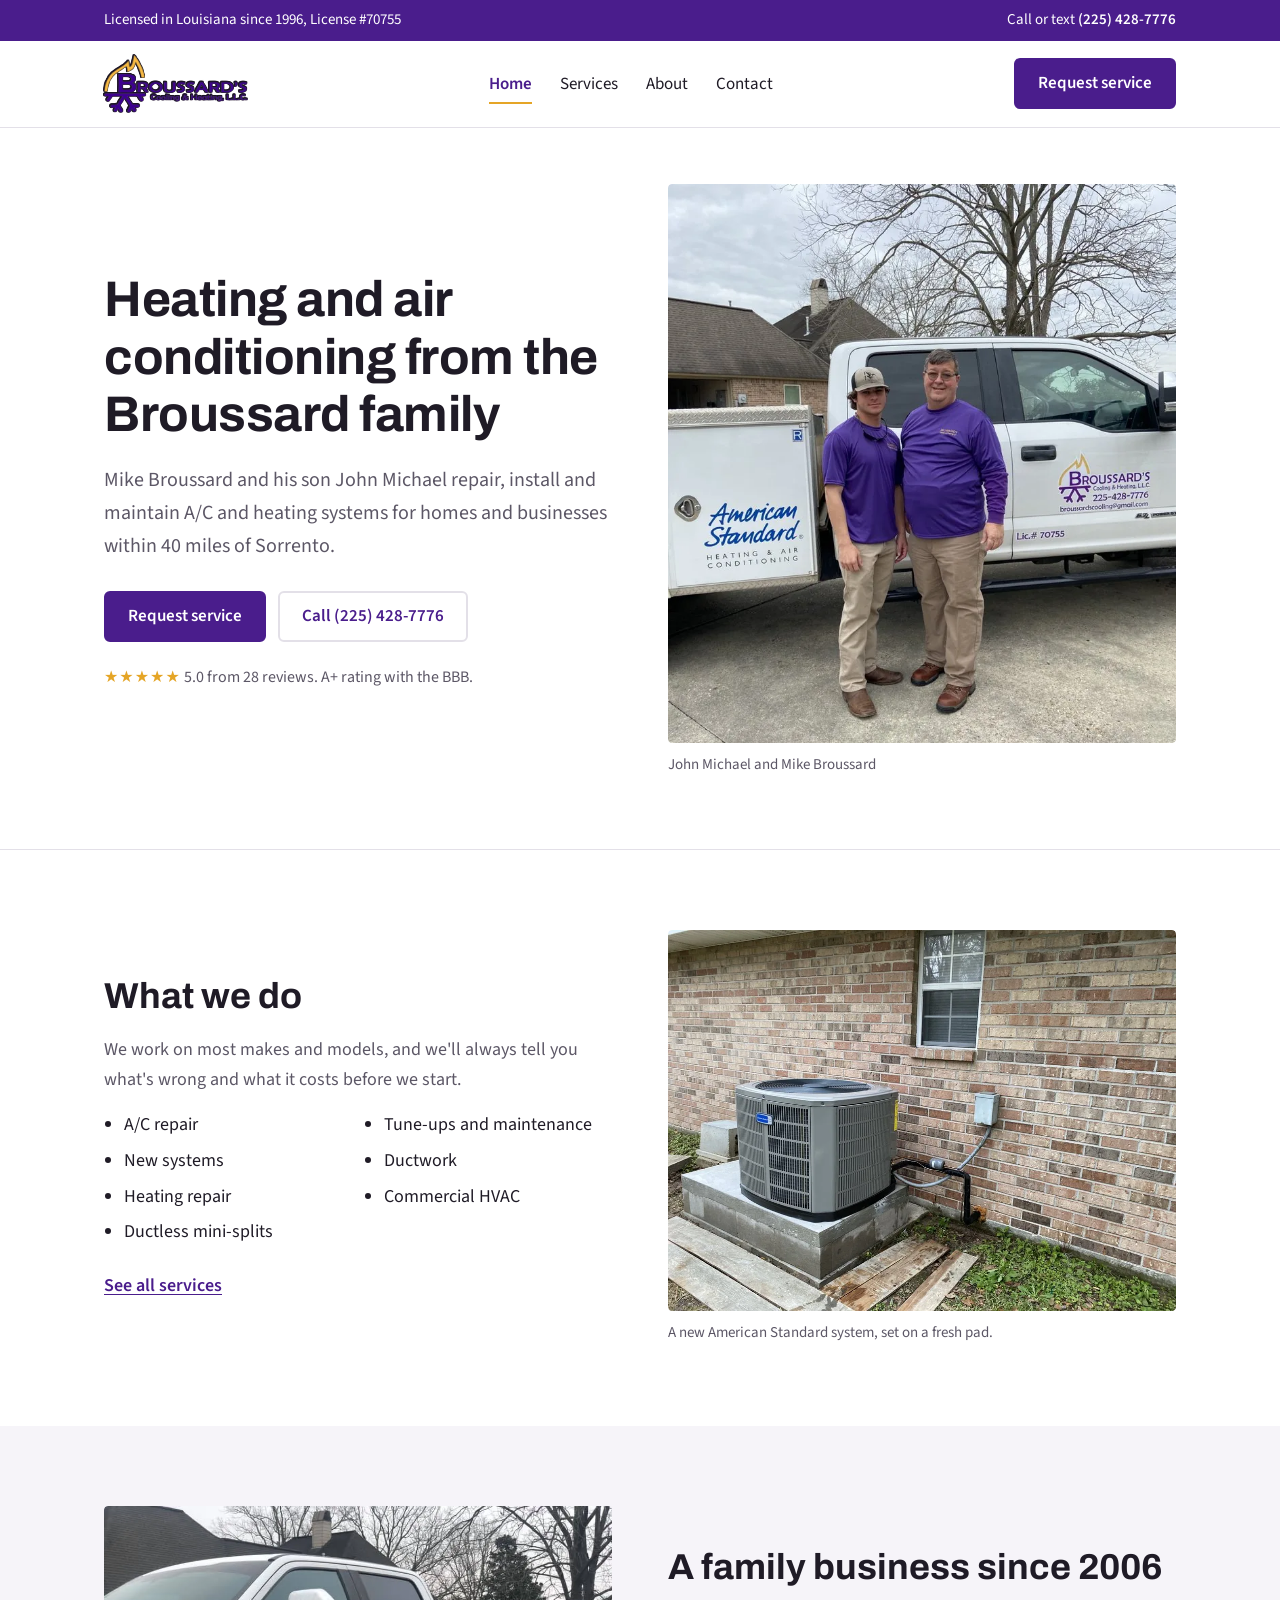
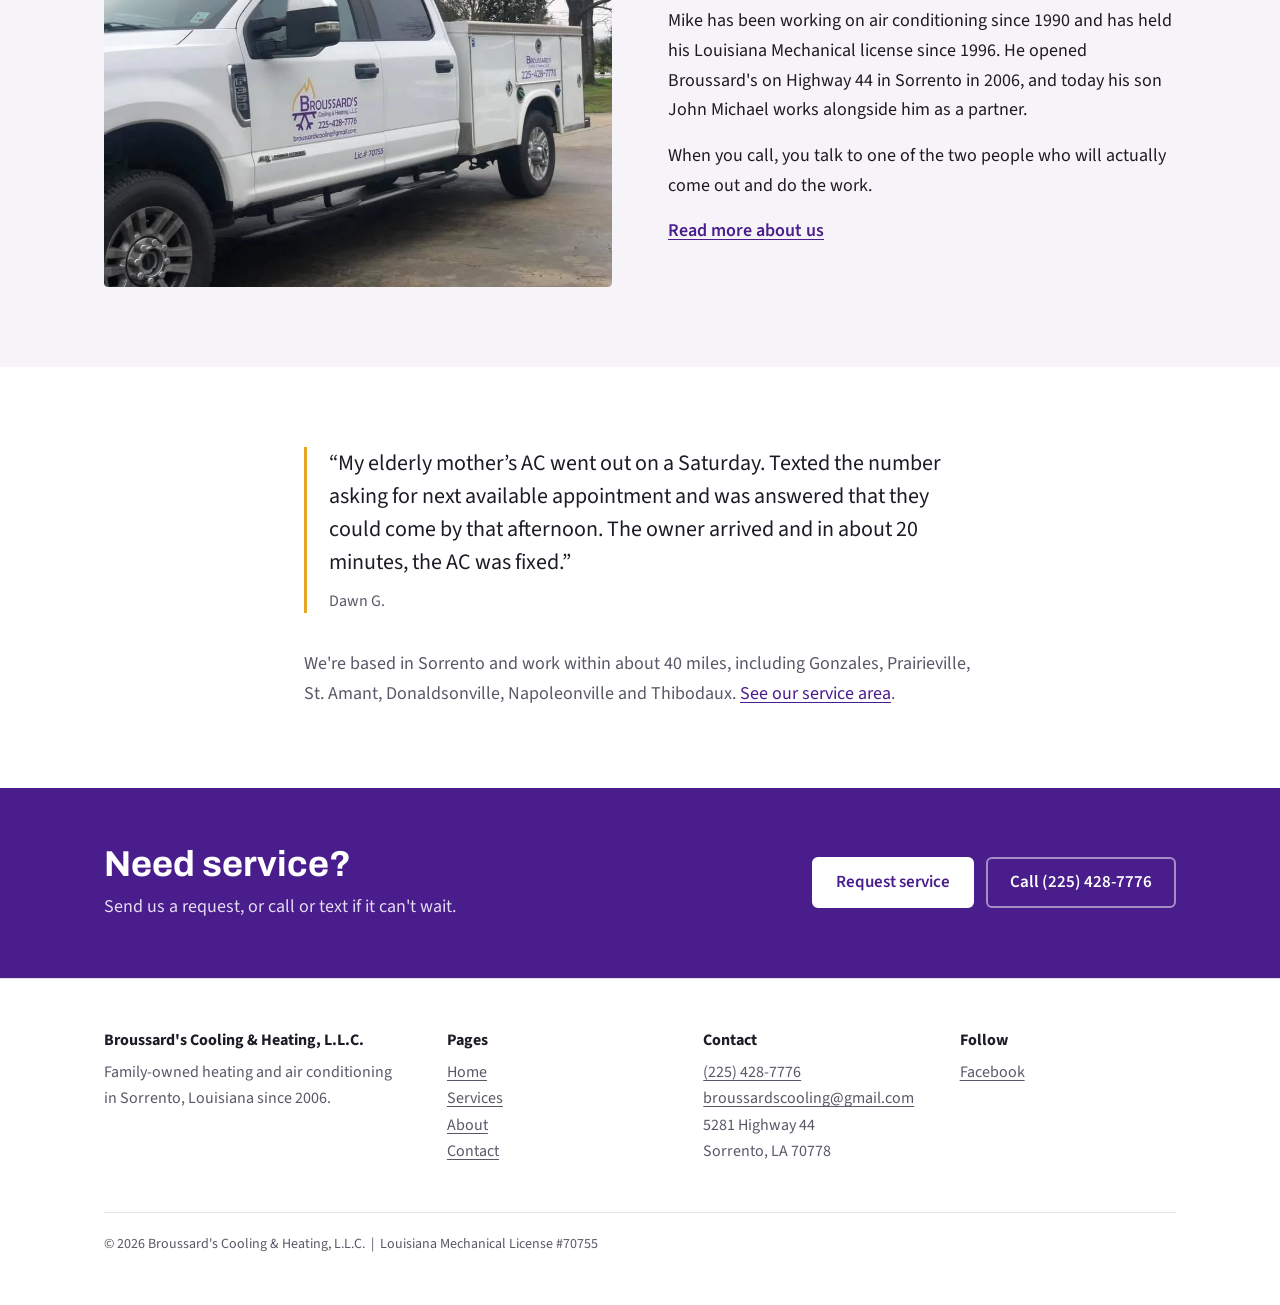
<file: index.html>
﻿<!doctype html>
<html lang="en">
<head>
<meta charset="utf-8">
<meta name="viewport" content="width=device-width, initial-scale=1">
<title>Broussard's Cooling &amp; Heating | A/C &amp; Heating in Sorrento, LA</title>
<meta name="description" content="Family-owned A/C and heating repair, installation and maintenance in Sorrento, Gonzales and within 40 miles. Louisiana Mechanical License #70755. Call (225) 428-7776.">
<meta name="theme-color" content="#4a1d8c">
<meta property="og:title" content="Broussard's Cooling & Heating, L.L.C.">
<meta property="og:description" content="Family-owned A/C and heating in Sorrento, LA. Call (225) 428-7776.">
<meta property="og:image" content="img/owners-truck.jpg">
<link rel="icon" href="img/logo.png">
<link rel="preconnect" href="https://fonts.googleapis.com">
<link rel="preconnect" href="https://fonts.gstatic.com" crossorigin>
<link href="https://fonts.googleapis.com/css2?family=Archivo:wght@600;700&family=Source+Sans+3:wght@400;600;700&display=swap" rel="stylesheet">
<link rel="stylesheet" href="styles.css">
<script type="application/ld+json">
{
  "@context": "https://schema.org",
  "@type": "HVACBusiness",
  "name": "Broussard's Cooling & Heating, L.L.C.",
  "image": "img/owners-truck.jpg",
  "telephone": "+1-225-428-7776",
  "email": "broussardscooling@gmail.com",
  "address": {"@type": "PostalAddress","streetAddress": "5281 Highway 44","addressLocality": "Sorrento","addressRegion": "LA","postalCode": "70778","addressCountry": "US"},
  "areaServed": ["Sorrento","Gonzales","Prairieville","St. Amant","Donaldsonville","Napoleonville","Geismar","Port Vincent","Thibodaux","Baton Rouge"],
  "foundingDate": "2006-08-01",
  "founder": {"@type": "Person","name": "Michael J. Broussard"},
  "aggregateRating": {"@type": "AggregateRating","ratingValue": "5.0","reviewCount": "28"}
}
</script>
</head>
<body>

<div class="topbar"><div class="wrap">
  <span class="lic">Licensed in Louisiana since 1996, License #70755</span>
  <span>Call or text <a href="tel:+12254287776">(225) 428-7776</a></span>
</div></div>

<header class="site-header"><div class="wrap">
  <a class="logo" href="index.html"><img src="img/logo.png" alt="Broussard's Cooling &amp; Heating, L.L.C." width="1496" height="602"></a>
  <nav class="site-nav" aria-label="Main">
    <a href="index.html" aria-current="page">Home</a>
    <a href="services.html">Services</a>
    <a href="about.html">About</a>
    <a href="contact.html">Contact</a>
  </nav>
  <a class="btn" href="contact.html">Request service</a>
</div></header>

<main>

<section class="intro" aria-label="Introduction">
  <div class="wrap split">
    <div>
      <h1>Heating and air conditioning from the Broussard family</h1>
      <p class="lede">Mike Broussard and his son John Michael repair, install and maintain A/C and heating systems for homes and businesses within 40 miles of Sorrento.</p>
      <div class="actions">
        <a class="btn" href="contact.html">Request service</a>
        <a class="btn plain" href="tel:+12254287776">Call (225) 428-7776</a>
      </div>
      <p class="rating"><span class="stars" aria-hidden="true">★★★★★</span> 5.0 from 28 reviews. A+ rating with the BBB.</p>
    </div>
    <figure class="photo">
      <picture>
        <source srcset="img/owners-truck.webp" type="image/webp">
        <img src="img/owners-truck.jpg" alt="John Michael and Mike Broussard standing in front of their service truck" width="750" height="1000" fetchpriority="high">
      </picture>
      <figcaption>John Michael and Mike Broussard</figcaption>
    </figure>
  </div>
</section>

<section class="rule">
  <div class="wrap split">
    <div>
      <h2>What we do</h2>
      <p class="muted">We work on most makes and models, and we'll always tell you what's wrong and what it costs before we start.</p>
      <ul class="cols">
        <li>A/C repair</li>
        <li>New systems</li>
        <li>Heating repair</li>
        <li>Ductless mini-splits</li>
        <li>Tune-ups and maintenance</li>
        <li>Ductwork</li>
        <li>Commercial HVAC</li>
      </ul>
      <a class="more" href="services.html">See all services</a>
    </div>
    <figure class="photo home-photo">
      <picture><source srcset="img/install-american-standard.webp" type="image/webp"><img src="img/install-american-standard.jpg" alt="American Standard condenser on a new concrete pad beside a brick house" width="1000" height="750" loading="lazy"></picture>
      <figcaption>A new American Standard system, set on a fresh pad.</figcaption>
    </figure>
  </div>
</section>

<section class="tint">
  <div class="wrap split">
    <figure class="photo home-photo first">
      <picture><source srcset="img/truck-side.webp" type="image/webp"><img src="img/truck-side.jpg" alt="Broussard's Cooling & Heating service truck" width="960" height="720" loading="lazy"></picture>
    </figure>
    <div>
      <h2>A family business since 2006</h2>
      <p>Mike has been working on air conditioning since 1990 and has held his Louisiana Mechanical license since 1996. He opened Broussard's on Highway 44 in Sorrento in 2006, and today his son John Michael works alongside him as a partner.</p>
      <p>When you call, you talk to one of the two people who will actually come out and do the work.</p>
      <a class="more" href="about.html">Read more about us</a>
    </div>
  </div>
</section>

<section>
  <div class="wrap narrow">
    <blockquote>
      “My elderly mother’s AC went out on a Saturday. Texted the number asking for next available appointment and was answered that they could come by that afternoon. The owner arrived and in about 20 minutes, the AC was fixed.”
      <footer>Dawn G.</footer>
    </blockquote>
    <p class="muted">We're based in Sorrento and work within about 40 miles, including Gonzales, Prairieville, St. Amant, Donaldsonville, Napoleonville and Thibodaux. <a href="contact.html#area">See our service area</a>.</p>
  </div>
</section>

<div class="cta-band">
  <div class="wrap">
    <div>
      <h2>Need service?</h2>
      <p>Send us a request, or call or text if it can't wait.</p>
    </div>
    <div class="actions">
      <a class="btn" href="contact.html">Request service</a>
      <a class="btn plain" href="tel:+12254287776">Call (225) 428-7776</a>
    </div>
  </div>
</div>

</main>

<footer class="site-footer"><div class="wrap">
  <div><b>Broussard's Cooling &amp; Heating, L.L.C.</b>Family-owned heating and air conditioning in Sorrento, Louisiana since 2006.</div>
  <div><b>Pages</b><ul><li><a href="index.html">Home</a></li><li><a href="services.html">Services</a></li><li><a href="about.html">About</a></li><li><a href="contact.html">Contact</a></li></ul></div>
  <div><b>Contact</b><a href="tel:+12254287776">(225) 428-7776</a><br><a href="mailto:broussardscooling@gmail.com">broussardscooling@gmail.com</a><br>5281 Highway 44<br>Sorrento, LA 70778</div>
  <div><b>Follow</b><a href="https://www.facebook.com/broussardscoolingandheating/" target="_blank" rel="noopener">Facebook</a></div>
  <p class="small">© <span class="yr">2026</span> Broussard's Cooling &amp; Heating, L.L.C. &nbsp;|&nbsp; Louisiana Mechanical License #70755</p>
</div></footer>

<div class="callbar">
  <a class="btn" href="tel:+12254287776">Call (225) 428-7776</a>
  <a class="btn plain" href="contact.html">Request service</a>
</div>

<script src="site.js"></script>
</body>
</html>
</file>
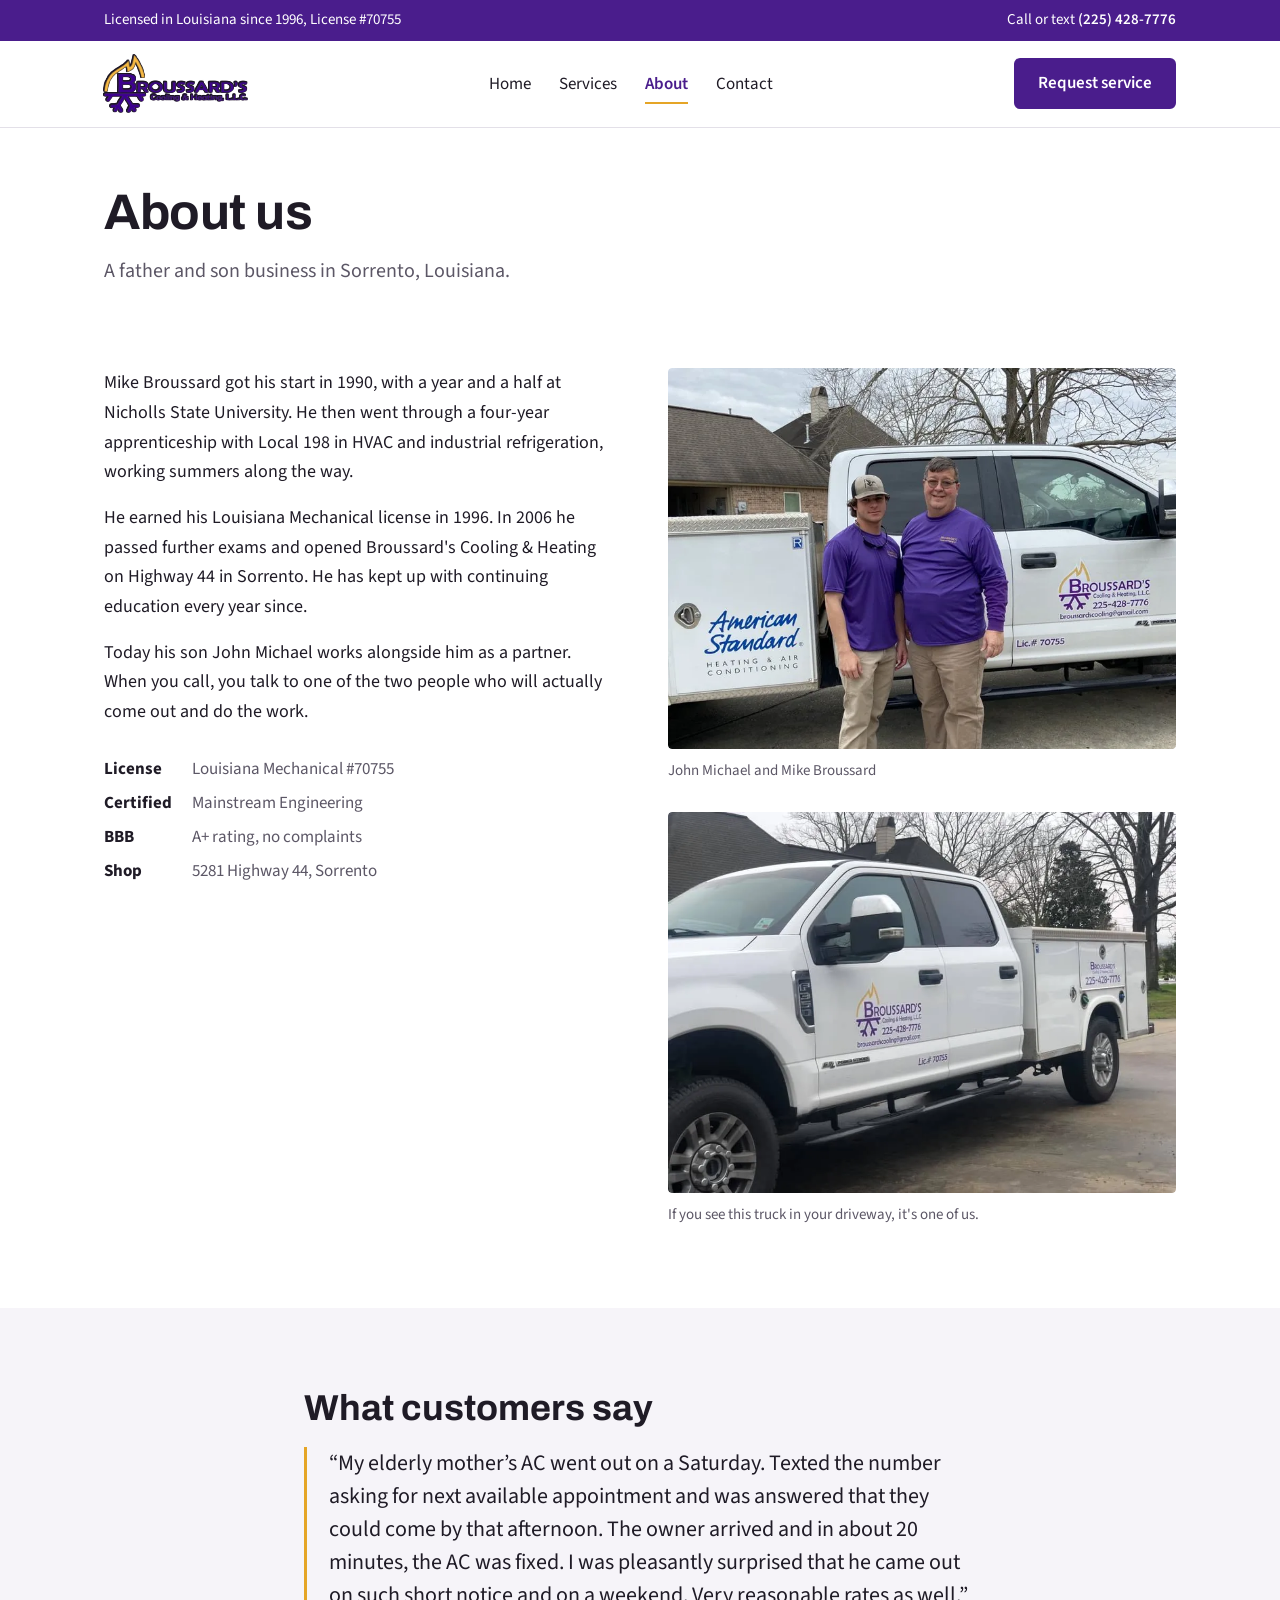
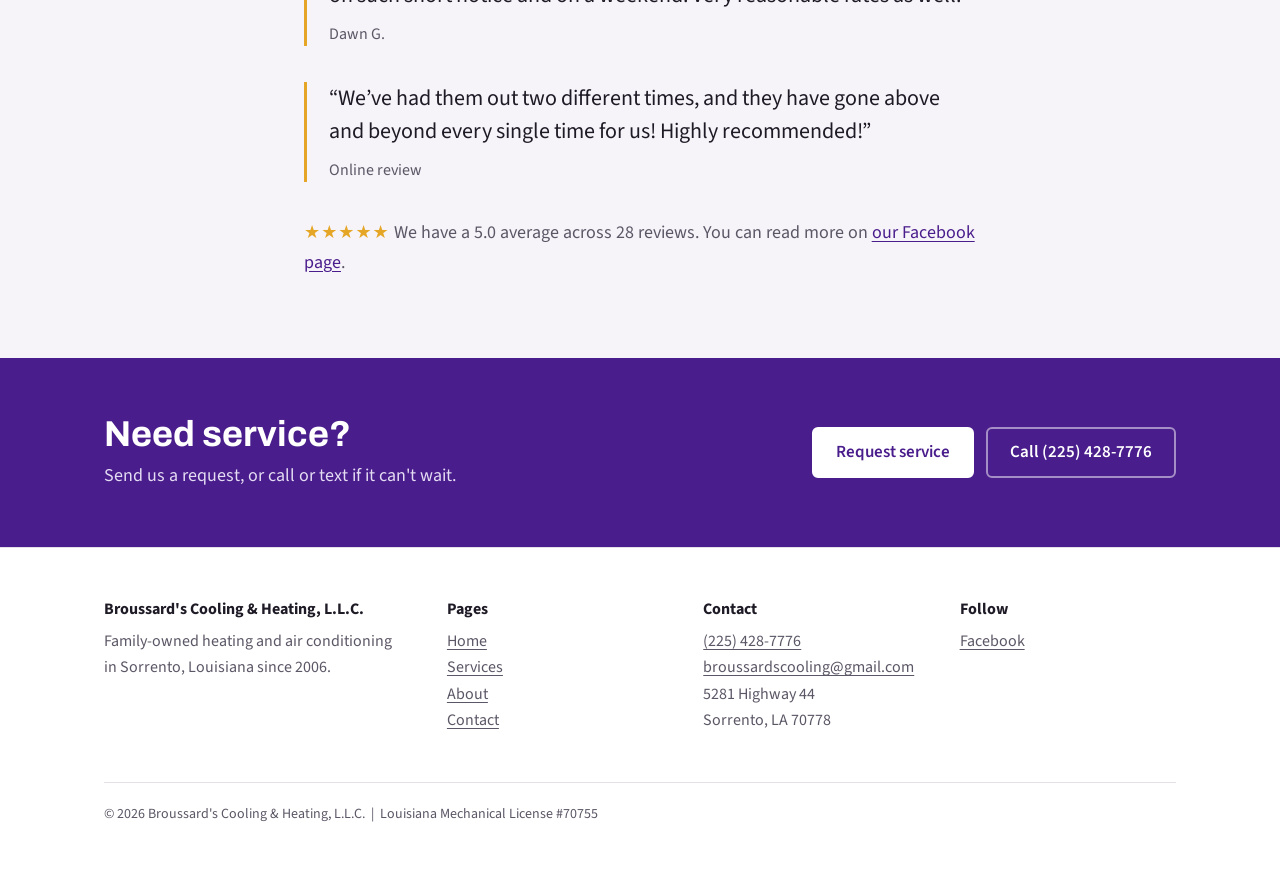
<file: about.html>
﻿<!doctype html>
<html lang="en">
<head>
<meta charset="utf-8">
<meta name="viewport" content="width=device-width, initial-scale=1">
<title>About Us | Broussard's Cooling &amp; Heating, Sorrento LA</title>
<meta name="description" content="Mike Broussard has worked in air conditioning since 1990 and opened Broussard's Cooling & Heating in Sorrento in 2006. Today he works alongside his son John Michael.">
<meta name="theme-color" content="#4a1d8c">
<link rel="icon" href="img/logo.png">
<link rel="preconnect" href="https://fonts.googleapis.com">
<link rel="preconnect" href="https://fonts.gstatic.com" crossorigin>
<link href="https://fonts.googleapis.com/css2?family=Archivo:wght@600;700&family=Source+Sans+3:wght@400;600;700&display=swap" rel="stylesheet">
<link rel="stylesheet" href="styles.css">
</head>
<body>

<div class="topbar"><div class="wrap">
  <span class="lic">Licensed in Louisiana since 1996, License #70755</span>
  <span>Call or text <a href="tel:+12254287776">(225) 428-7776</a></span>
</div></div>

<header class="site-header"><div class="wrap">
  <a class="logo" href="index.html"><img src="img/logo.png" alt="Broussard's Cooling &amp; Heating, L.L.C." width="1496" height="602"></a>
  <nav class="site-nav" aria-label="Main">
    <a href="index.html">Home</a>
    <a href="services.html">Services</a>
    <a href="about.html" aria-current="page">About</a>
    <a href="contact.html">Contact</a>
  </nav>
  <a class="btn" href="contact.html">Request service</a>
</div></header>

<main>

<div class="page-head"><div class="wrap">
  <h1>About us</h1>
  <p>A father and son business in Sorrento, Louisiana.</p>
</div></div>

<section class="about">
  <div class="wrap split top">
    <div>
      <p>Mike Broussard got his start in 1990, with a year and a half at Nicholls State University. He then went through a four-year apprenticeship with Local 198 in HVAC and industrial refrigeration, working summers along the way.</p>
      <p>He earned his Louisiana Mechanical license in 1996. In 2006 he passed further exams and opened Broussard's Cooling &amp; Heating on Highway 44 in Sorrento. He has kept up with continuing education every year since.</p>
      <p>Today his son John Michael works alongside him as a partner. When you call, you talk to one of the two people who will actually come out and do the work.</p>
      <dl class="facts">
        <dt>License</dt><dd>Louisiana Mechanical #70755</dd>
        <dt>Certified</dt><dd>Mainstream Engineering</dd>
        <dt>BBB</dt><dd>A+ rating, no complaints</dd>
        <dt>Shop</dt><dd>5281 Highway 44, Sorrento</dd>
      </dl>
    </div>
    <div class="svc-photos">
      <figure class="photo">
        <picture><source srcset="img/owners-truck.webp" type="image/webp"><img src="img/owners-truck.jpg" alt="John Michael and Mike Broussard standing in front of their service truck" width="750" height="1000" loading="lazy" style="aspect-ratio:4/3;object-position:50% 40%"></picture>
        <figcaption>John Michael and Mike Broussard</figcaption>
      </figure>
      <figure class="photo">
        <picture><source srcset="img/truck-side.webp" type="image/webp"><img src="img/truck-side.jpg" alt="Broussard's Cooling & Heating service truck with the company logo and license number on the door" width="960" height="720" loading="lazy"></picture>
        <figcaption>If you see this truck in your driveway, it's one of us.</figcaption>
      </figure>
    </div>
  </div>
</section>

<section class="tint" id="reviews">
  <div class="wrap narrow">
    <h2>What customers say</h2>
    <blockquote>
      “My elderly mother’s AC went out on a Saturday. Texted the number asking for next available appointment and was answered that they could come by that afternoon. The owner arrived and in about 20 minutes, the AC was fixed. I was pleasantly surprised that he came out on such short notice and on a weekend. Very reasonable rates as well.”
      <footer>Dawn G.</footer>
    </blockquote>
    <blockquote>
      “We’ve had them out two different times, and they have gone above and beyond every single time for us! Highly recommended!”
      <footer>Online review</footer>
    </blockquote>
    <p class="muted"><span class="stars" aria-hidden="true">★★★★★</span> We have a 5.0 average across 28 reviews. You can read more on <a href="https://www.facebook.com/broussardscoolingandheating/" target="_blank" rel="noopener">our Facebook page</a>.</p>
  </div>
</section>

<div class="cta-band">
  <div class="wrap">
    <div>
      <h2>Need service?</h2>
      <p>Send us a request, or call or text if it can't wait.</p>
    </div>
    <div class="actions">
      <a class="btn" href="contact.html">Request service</a>
      <a class="btn plain" href="tel:+12254287776">Call (225) 428-7776</a>
    </div>
  </div>
</div>

</main>

<footer class="site-footer"><div class="wrap">
  <div><b>Broussard's Cooling &amp; Heating, L.L.C.</b>Family-owned heating and air conditioning in Sorrento, Louisiana since 2006.</div>
  <div><b>Pages</b><ul><li><a href="index.html">Home</a></li><li><a href="services.html">Services</a></li><li><a href="about.html">About</a></li><li><a href="contact.html">Contact</a></li></ul></div>
  <div><b>Contact</b><a href="tel:+12254287776">(225) 428-7776</a><br><a href="mailto:broussardscooling@gmail.com">broussardscooling@gmail.com</a><br>5281 Highway 44<br>Sorrento, LA 70778</div>
  <div><b>Follow</b><a href="https://www.facebook.com/broussardscoolingandheating/" target="_blank" rel="noopener">Facebook</a></div>
  <p class="small">© <span class="yr">2026</span> Broussard's Cooling &amp; Heating, L.L.C. &nbsp;|&nbsp; Louisiana Mechanical License #70755</p>
</div></footer>

<div class="callbar">
  <a class="btn" href="tel:+12254287776">Call (225) 428-7776</a>
  <a class="btn plain" href="contact.html">Request service</a>
</div>

<script src="site.js"></script>
</body>
</html>
</file>
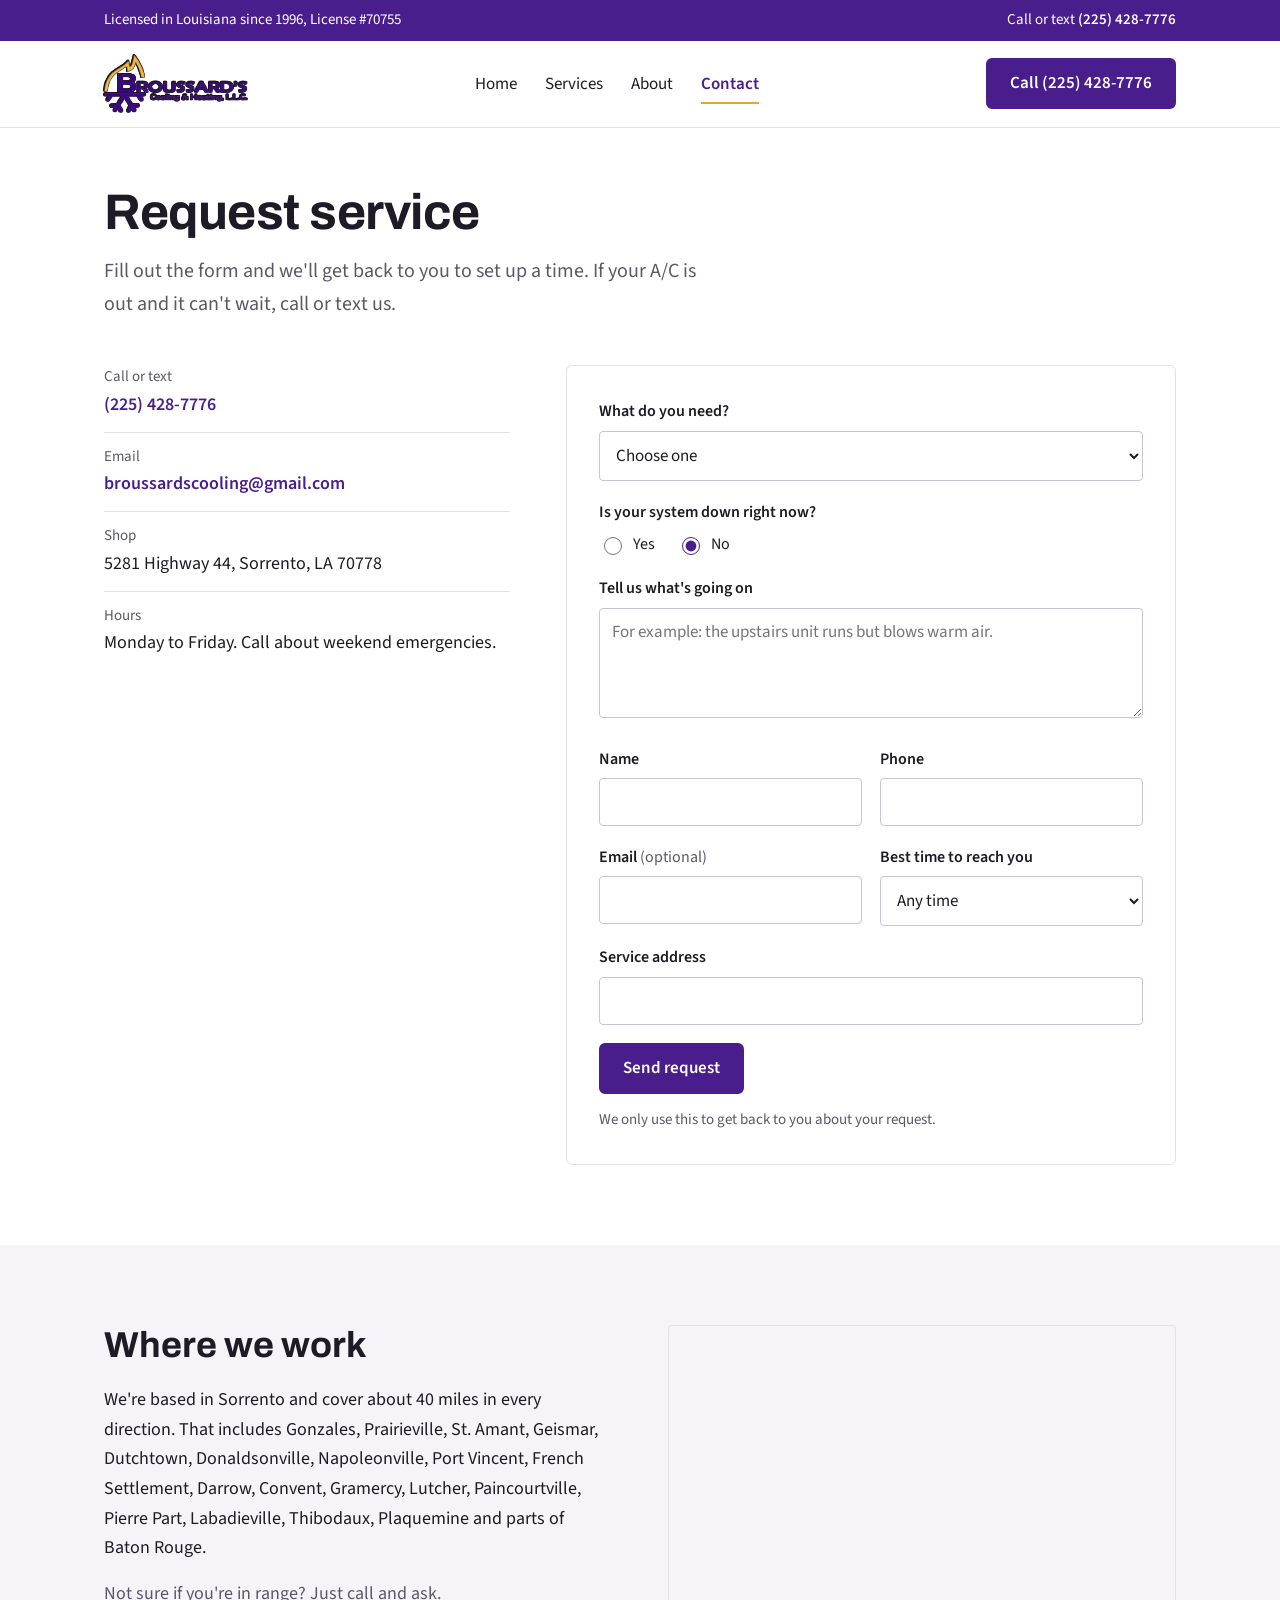
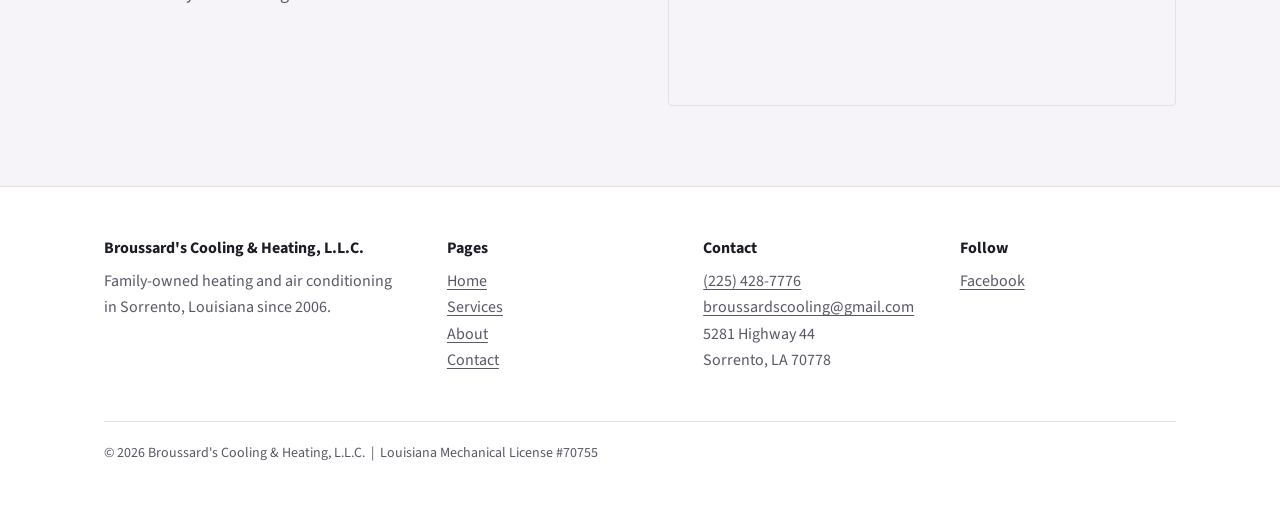
<file: contact.html>
﻿<!doctype html>
<html lang="en">
<head>
<meta charset="utf-8">
<meta name="viewport" content="width=device-width, initial-scale=1">
<title>Request Service | Broussard's Cooling &amp; Heating, Sorrento LA</title>
<meta name="description" content="Request A/C or heating service from Broussard's Cooling & Heating, or call or text (225) 428-7776. Serving within 40 miles of Sorrento, Louisiana.">
<meta name="theme-color" content="#4a1d8c">
<link rel="icon" href="img/logo.png">
<link rel="preconnect" href="https://fonts.googleapis.com">
<link rel="preconnect" href="https://fonts.gstatic.com" crossorigin>
<link href="https://fonts.googleapis.com/css2?family=Archivo:wght@600;700&family=Source+Sans+3:wght@400;600;700&display=swap" rel="stylesheet">
<link rel="stylesheet" href="styles.css">
</head>
<body>

<div class="topbar"><div class="wrap">
  <span class="lic">Licensed in Louisiana since 1996, License #70755</span>
  <span>Call or text <a href="tel:+12254287776">(225) 428-7776</a></span>
</div></div>

<header class="site-header"><div class="wrap">
  <a class="logo" href="index.html"><img src="img/logo.png" alt="Broussard's Cooling &amp; Heating, L.L.C." width="1496" height="602"></a>
  <nav class="site-nav" aria-label="Main">
    <a href="index.html">Home</a>
    <a href="services.html">Services</a>
    <a href="about.html">About</a>
    <a href="contact.html" aria-current="page">Contact</a>
  </nav>
  <a class="btn" href="tel:+12254287776">Call (225) 428-7776</a>
</div></header>

<main>

<div class="page-head"><div class="wrap">
  <h1>Request service</h1>
  <p>Fill out the form and we'll get back to you to set up a time. If your A/C is out and it can't wait, call or text us.</p>
</div></div>

<section style="padding-top:44px">
  <div class="wrap contact-layout">
    <div class="details">
      <div><span>Call or text</span><a href="tel:+12254287776">(225) 428-7776</a></div>
      <div><span>Email</span><a href="mailto:broussardscooling@gmail.com">broussardscooling@gmail.com</a></div>
      <div><span>Shop</span>5281 Highway 44, Sorrento, LA 70778</div>
      <div><span>Hours</span>Monday to Friday. Call about weekend emergencies.</div>
    </div>

    <div>
      <form class="request" id="request" novalidate>
        <input class="hp" type="text" name="_company_website" tabindex="-1" autocomplete="off" aria-hidden="true">
        <div class="field" id="f-service">
          <label for="service">What do you need?</label>
          <select id="service" name="service">
            <option value="">Choose one</option>
            <option>A/C repair</option>
            <option>Heating repair</option>
            <option>New system estimate</option>
            <option>Tune-up / maintenance plan</option>
            <option>Ductless mini-split</option>
            <option>Ductwork</option>
            <option>Commercial</option>
            <option>Something else</option>
          </select>
          <span class="err">Please choose one.</span>
        </div>
        <fieldset class="field">
          <legend>Is your system down right now?</legend>
          <div class="radios">
            <label><input type="radio" name="down" value="Yes"> Yes</label>
            <label><input type="radio" name="down" value="No" checked> No</label>
          </div>
        </fieldset>
        <div class="field" id="f-desc">
          <label for="desc">Tell us what's going on</label>
          <textarea id="desc" name="description" placeholder="For example: the upstairs unit runs but blows warm air."></textarea>
          <span class="err">Please add a short description.</span>
        </div>
        <div class="row">
          <div class="field" id="f-name"><label for="name">Name</label><input id="name" type="text" name="name" autocomplete="name"><span class="err">Please enter your name.</span></div>
          <div class="field" id="f-phone"><label for="phone">Phone</label><input id="phone" type="tel" name="phone" autocomplete="tel"><span class="err">Please enter a 10-digit phone number.</span></div>
        </div>
        <div class="row">
          <div class="field" id="f-email"><label for="email">Email <span class="opt">(optional)</span></label><input id="email" type="email" name="email" autocomplete="email"><span class="err">That email doesn't look right.</span></div>
          <div class="field"><label for="when">Best time to reach you</label>
            <select id="when" name="best_time"><option>Any time</option><option>Morning</option><option>Afternoon</option><option>Evening</option></select></div>
        </div>
        <div class="field" id="f-addr"><label for="addr">Service address</label><input id="addr" type="text" name="address" autocomplete="street-address"><span class="err">Please enter the address.</span></div>
        <button class="btn" type="submit" id="send">Send request</button>
        <p class="form-note">We only use this to get back to you about your request.</p>
      </form>
      <div class="thanks" id="thanks" role="status" tabindex="-1">
        <h3>Thanks, we got it.</h3>
        <p>We'll be in touch soon. If your system is down and it can't wait, call or text us at <a href="tel:+12254287776">(225) 428-7776</a>.</p>
      </div>
    </div>
  </div>
</section>

<section class="tint" id="area">
  <div class="wrap split top">
    <div>
      <h2>Where we work</h2>
      <p>We're based in Sorrento and cover about 40 miles in every direction. That includes Gonzales, Prairieville, St. Amant, Geismar, Dutchtown, Donaldsonville, Napoleonville, Port Vincent, French Settlement, Darrow, Convent, Gramercy, Lutcher, Paincourtville, Pierre Part, Labadieville, Thibodaux, Plaquemine and parts of Baton Rouge.</p>
      <p class="muted">Not sure if you're in range? Just call and ask.</p>
    </div>
    <div class="map">
      <iframe title="Map of Broussard's Cooling & Heating on Highway 44 in Sorrento, Louisiana" loading="lazy" referrerpolicy="no-referrer-when-downgrade" src="https://www.google.com/maps?q=5281+Highway+44,+Sorrento,+LA+70778&z=10&output=embed"></iframe>
    </div>
  </div>
</section>

</main>

<footer class="site-footer"><div class="wrap">
  <div><b>Broussard's Cooling &amp; Heating, L.L.C.</b>Family-owned heating and air conditioning in Sorrento, Louisiana since 2006.</div>
  <div><b>Pages</b><ul><li><a href="index.html">Home</a></li><li><a href="services.html">Services</a></li><li><a href="about.html">About</a></li><li><a href="contact.html">Contact</a></li></ul></div>
  <div><b>Contact</b><a href="tel:+12254287776">(225) 428-7776</a><br><a href="mailto:broussardscooling@gmail.com">broussardscooling@gmail.com</a><br>5281 Highway 44<br>Sorrento, LA 70778</div>
  <div><b>Follow</b><a href="https://www.facebook.com/broussardscoolingandheating/" target="_blank" rel="noopener">Facebook</a></div>
  <p class="small">© <span class="yr">2026</span> Broussard's Cooling &amp; Heating, L.L.C. &nbsp;|&nbsp; Louisiana Mechanical License #70755</p>
</div></footer>

<div class="callbar">
  <a class="btn" href="tel:+12254287776">Call (225) 428-7776</a>
  <a class="btn plain" href="#request">Request service</a>
</div>

<script src="site.js"></script>
</body>
</html>
</file>
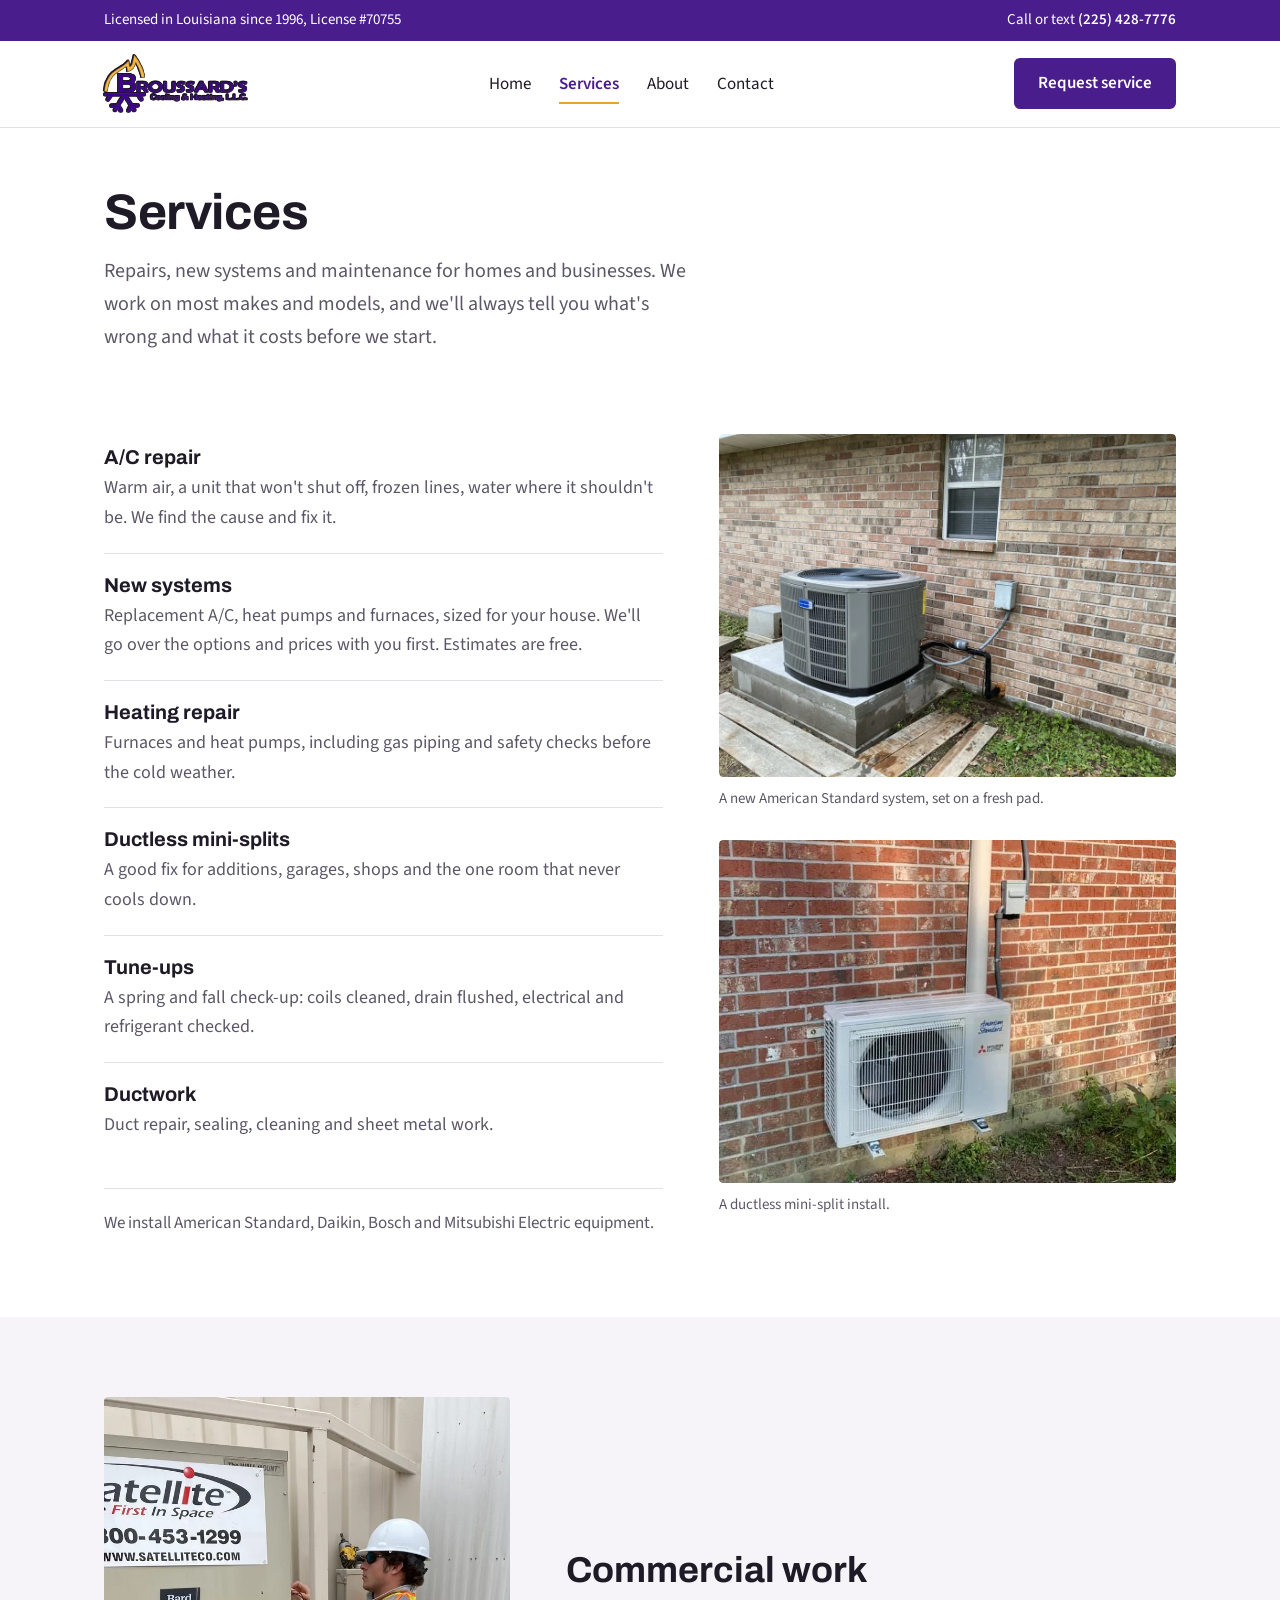
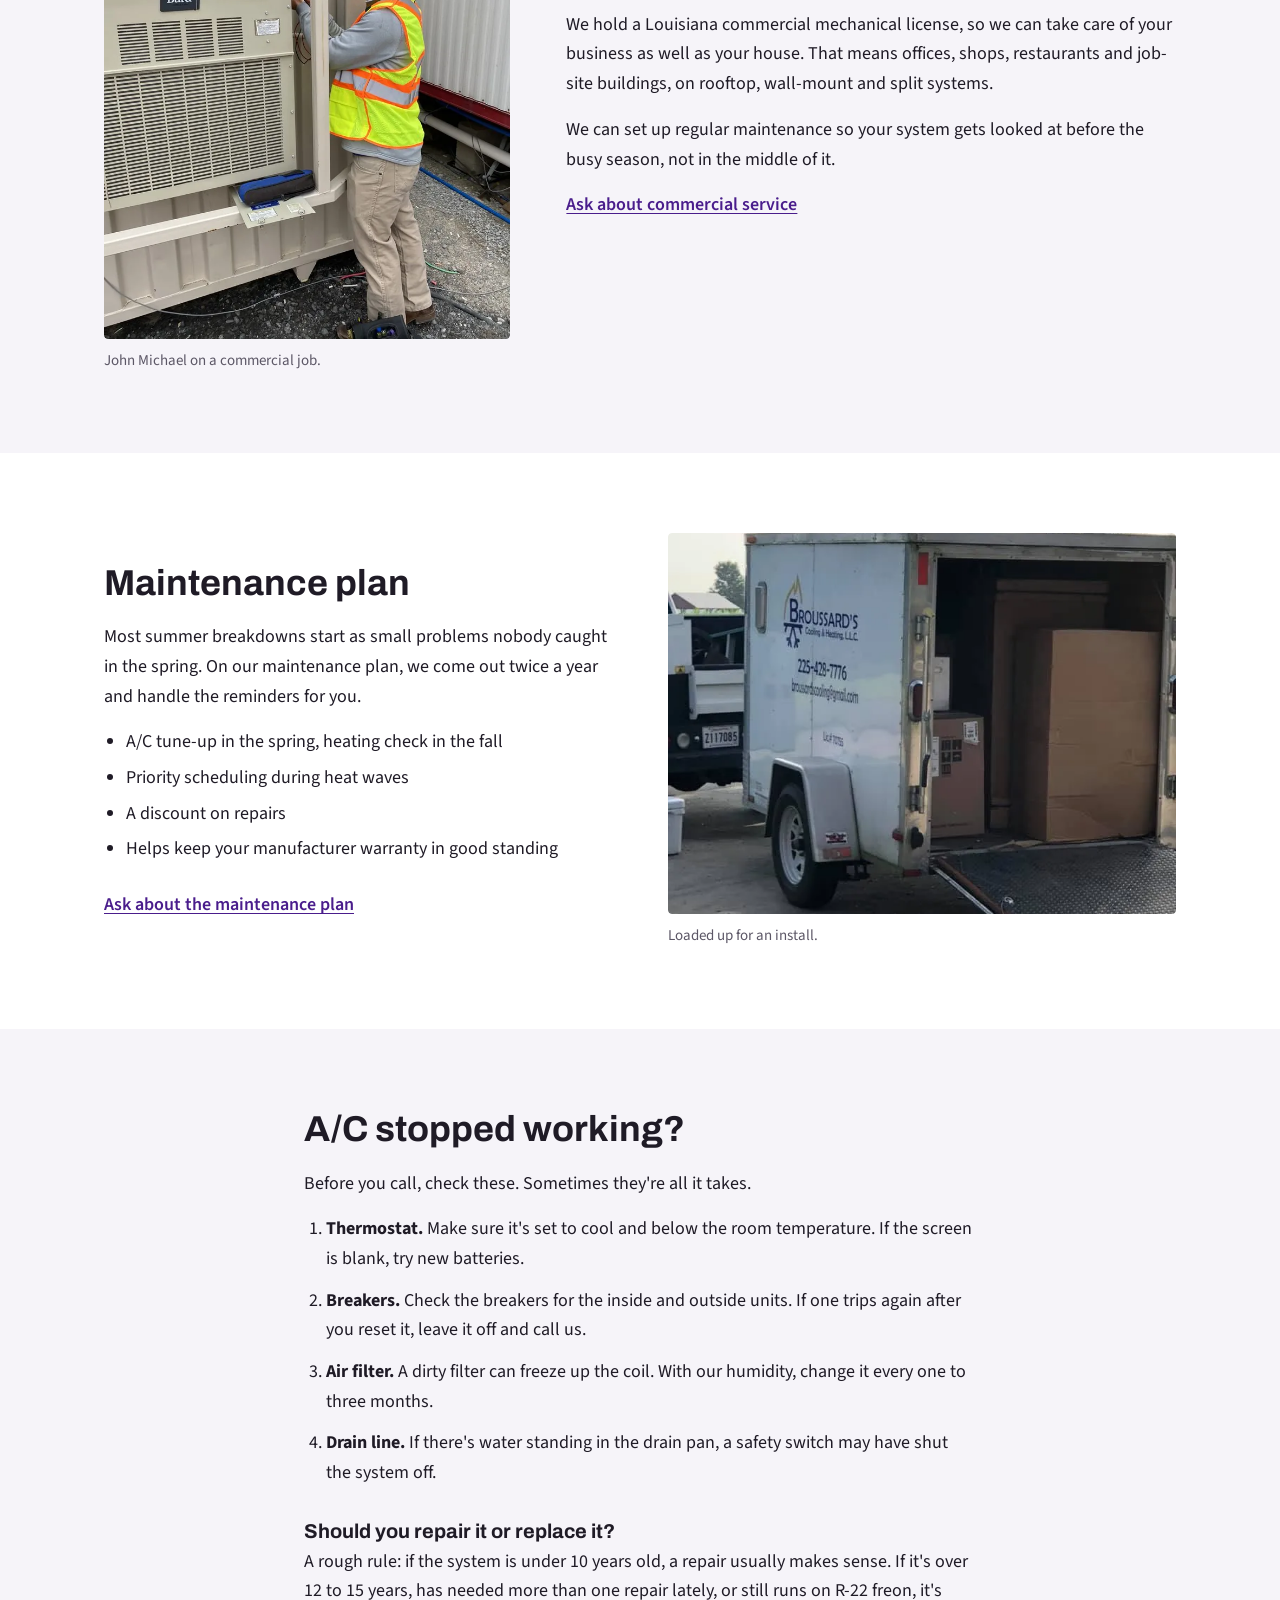
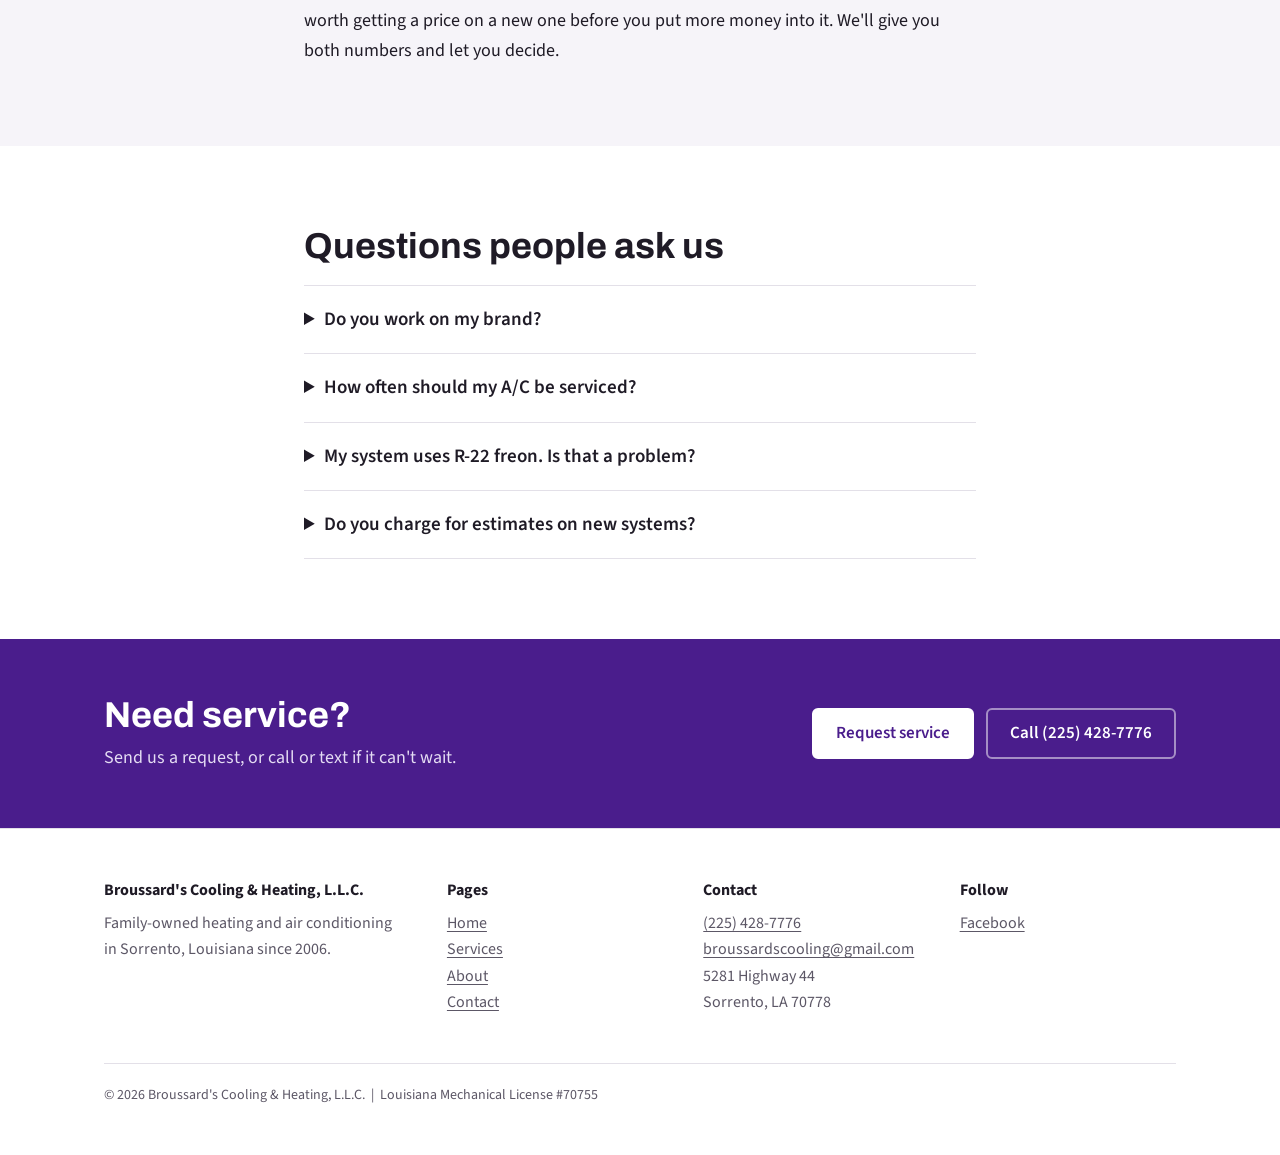
<file: services.html>
﻿<!doctype html>
<html lang="en">
<head>
<meta charset="utf-8">
<meta name="viewport" content="width=device-width, initial-scale=1">
<title>Services | Broussard's Cooling &amp; Heating, Sorrento LA</title>
<meta name="description" content="A/C repair, new systems, heating repair, ductless mini-splits, tune-ups, ductwork and commercial HVAC in Sorrento, Gonzales and surrounding areas.">
<meta name="theme-color" content="#4a1d8c">
<link rel="icon" href="img/logo.png">
<link rel="preconnect" href="https://fonts.googleapis.com">
<link rel="preconnect" href="https://fonts.gstatic.com" crossorigin>
<link href="https://fonts.googleapis.com/css2?family=Archivo:wght@600;700&family=Source+Sans+3:wght@400;600;700&display=swap" rel="stylesheet">
<link rel="stylesheet" href="styles.css">
</head>
<body>

<div class="topbar"><div class="wrap">
  <span class="lic">Licensed in Louisiana since 1996, License #70755</span>
  <span>Call or text <a href="tel:+12254287776">(225) 428-7776</a></span>
</div></div>

<header class="site-header"><div class="wrap">
  <a class="logo" href="index.html"><img src="img/logo.png" alt="Broussard's Cooling &amp; Heating, L.L.C." width="1496" height="602"></a>
  <nav class="site-nav" aria-label="Main">
    <a href="index.html">Home</a>
    <a href="services.html" aria-current="page">Services</a>
    <a href="about.html">About</a>
    <a href="contact.html">Contact</a>
  </nav>
  <a class="btn" href="contact.html">Request service</a>
</div></header>

<main>

<div class="page-head"><div class="wrap">
  <h1>Services</h1>
  <p>Repairs, new systems and maintenance for homes and businesses. We work on most makes and models, and we'll always tell you what's wrong and what it costs before we start.</p>
</div></div>

<section>
  <div class="wrap svc-layout">
    <div>
      <ul class="svc-list">
        <li><h3>A/C repair</h3><p>Warm air, a unit that won't shut off, frozen lines, water where it shouldn't be. We find the cause and fix it.</p></li>
        <li><h3>New systems</h3><p>Replacement A/C, heat pumps and furnaces, sized for your house. We'll go over the options and prices with you first. Estimates are free.</p></li>
        <li><h3>Heating repair</h3><p>Furnaces and heat pumps, including gas piping and safety checks before the cold weather.</p></li>
        <li><h3>Ductless mini-splits</h3><p>A good fix for additions, garages, shops and the one room that never cools down.</p></li>
        <li><h3>Tune-ups</h3><p>A spring and fall check-up: coils cleaned, drain flushed, electrical and refrigerant checked.</p></li>
        <li><h3>Ductwork</h3><p>Duct repair, sealing, cleaning and sheet metal work.</p></li>
      </ul>
      <p class="brands">We install American Standard, Daikin, Bosch and Mitsubishi Electric equipment.</p>
    </div>
    <div class="svc-photos">
      <figure class="photo">
        <picture><source srcset="img/install-american-standard.webp" type="image/webp"><img src="img/install-american-standard.jpg" alt="American Standard condenser on a new concrete pad beside a brick house" width="1000" height="750" loading="lazy"></picture>
        <figcaption>A new American Standard system, set on a fresh pad.</figcaption>
      </figure>
      <figure class="photo b">
        <picture><source srcset="img/install-mini-split.webp" type="image/webp"><img src="img/install-mini-split.jpg" alt="Ductless mini-split outdoor unit mounted on a brick wall" width="720" height="960" loading="lazy"></picture>
        <figcaption>A ductless mini-split install.</figcaption>
      </figure>
    </div>
  </div>
</section>

<section class="tint" id="commercial">
  <div class="wrap split commercial">
    <figure class="photo">
      <picture><source srcset="img/commercial-john-michael.webp" type="image/webp"><img src="img/commercial-john-michael.jpg" alt="John Michael Broussard in a hard hat servicing a commercial wall-mount unit" width="750" height="1000" loading="lazy"></picture>
      <figcaption>John Michael on a commercial job.</figcaption>
    </figure>
    <div>
      <h2>Commercial work</h2>
      <p>We hold a Louisiana commercial mechanical license, so we can take care of your business as well as your house. That means offices, shops, restaurants and job-site buildings, on rooftop, wall-mount and split systems.</p>
      <p>We can set up regular maintenance so your system gets looked at before the busy season, not in the middle of it.</p>
      <a class="more" href="contact.html?service=Commercial">Ask about commercial service</a>
    </div>
  </div>
</section>

<section class="maint" id="maintenance">
  <div class="wrap split">
    <div>
      <h2>Maintenance plan</h2>
      <p>Most summer breakdowns start as small problems nobody caught in the spring. On our maintenance plan, we come out twice a year and handle the reminders for you.</p>
      <ul>
        <li>A/C tune-up in the spring, heating check in the fall</li>
        <li>Priority scheduling during heat waves</li>
        <li>A discount on repairs</li>
        <li>Helps keep your manufacturer warranty in good standing</li>
      </ul>
      <a class="more" href="contact.html?service=Tune-up%20%2F%20maintenance%20plan">Ask about the maintenance plan</a>
    </div>
    <figure class="photo">
      <picture><source srcset="img/trailer-equipment.webp" type="image/webp"><img src="img/trailer-equipment.jpg" alt="Broussard's equipment trailer loaded with new system boxes" width="720" height="960" loading="lazy"></picture>
      <figcaption>Loaded up for an install.</figcaption>
    </figure>
  </div>
</section>

<section class="help tint" id="troubleshooting">
  <div class="wrap narrow">
    <h2>A/C stopped working?</h2>
    <p>Before you call, check these. Sometimes they're all it takes.</p>
    <ol>
      <li><b>Thermostat.</b> Make sure it's set to cool and below the room temperature. If the screen is blank, try new batteries.</li>
      <li><b>Breakers.</b> Check the breakers for the inside and outside units. If one trips again after you reset it, leave it off and call us.</li>
      <li><b>Air filter.</b> A dirty filter can freeze up the coil. With our humidity, change it every one to three months.</li>
      <li><b>Drain line.</b> If there's water standing in the drain pan, a safety switch may have shut the system off.</li>
    </ol>
    <h3>Should you repair it or replace it?</h3>
    <p>A rough rule: if the system is under 10 years old, a repair usually makes sense. If it's over 12 to 15 years, has needed more than one repair lately, or still runs on R-22 freon, it's worth getting a price on a new one before you put more money into it. We'll give you both numbers and let you decide.</p>
  </div>
</section>

<section class="faq" id="faq">
  <div class="wrap narrow">
    <h2>Questions people ask us</h2>
    <details><summary>Do you work on my brand?</summary><p>Most likely, yes. We service most makes and models of central air, heat pumps, furnaces and ductless systems.</p></details>
    <details><summary>How often should my A/C be serviced?</summary><p>Twice a year is best here: in spring before the heat, and in fall before you switch over to heat. Systems in south Louisiana run almost all year, so they wear out faster.</p></details>
    <details><summary>My system uses R-22 freon. Is that a problem?</summary><p>R-22 was phased out in 2020, so what's left is limited and expensive. If an R-22 system starts leaking, replacing it is often the better deal. We'll price out both options for you.</p></details>
    <details><summary>Do you charge for estimates on new systems?</summary><p>No. We'll come look at the house, figure out the right size, and go over options and prices before anything is done.</p></details>
  </div>
</section>

<div class="cta-band">
  <div class="wrap">
    <div>
      <h2>Need service?</h2>
      <p>Send us a request, or call or text if it can't wait.</p>
    </div>
    <div class="actions">
      <a class="btn" href="contact.html">Request service</a>
      <a class="btn plain" href="tel:+12254287776">Call (225) 428-7776</a>
    </div>
  </div>
</div>

</main>

<footer class="site-footer"><div class="wrap">
  <div><b>Broussard's Cooling &amp; Heating, L.L.C.</b>Family-owned heating and air conditioning in Sorrento, Louisiana since 2006.</div>
  <div><b>Pages</b><ul><li><a href="index.html">Home</a></li><li><a href="services.html">Services</a></li><li><a href="about.html">About</a></li><li><a href="contact.html">Contact</a></li></ul></div>
  <div><b>Contact</b><a href="tel:+12254287776">(225) 428-7776</a><br><a href="mailto:broussardscooling@gmail.com">broussardscooling@gmail.com</a><br>5281 Highway 44<br>Sorrento, LA 70778</div>
  <div><b>Follow</b><a href="https://www.facebook.com/broussardscoolingandheating/" target="_blank" rel="noopener">Facebook</a></div>
  <p class="small">© <span class="yr">2026</span> Broussard's Cooling &amp; Heating, L.L.C. &nbsp;|&nbsp; Louisiana Mechanical License #70755</p>
</div></footer>

<div class="callbar">
  <a class="btn" href="tel:+12254287776">Call (225) 428-7776</a>
  <a class="btn plain" href="contact.html">Request service</a>
</div>

<script src="site.js"></script>
</body>
</html>
</file>
<file: styles.css>
:root{
  --bg:#ffffff; --tint:#f6f4f9; --ink:#1f1b26; --muted:#5c5766; --line:#e3e0e8;
  --brand:#4a1d8c; --brand-hover:#3b166f; --link:#4a1d8c; --gold:#e5a526;
  --ease:cubic-bezier(.2,.7,.2,1);
  --head:'Archivo',system-ui,sans-serif; --body:'Source Sans 3',system-ui,-apple-system,'Segoe UI',sans-serif;
  color-scheme:light;
}
@media (prefers-color-scheme:dark){
  :root{--bg:#16141b; --tint:#1e1b25; --ink:#ecebef; --muted:#a8a3b2; --line:#302c39;
    --brand:#6e48c9; --brand-hover:#7d58d6; --link:#b9a3f0; color-scheme:dark}
}
*{box-sizing:border-box}
html{scroll-behavior:smooth}
@media (prefers-reduced-motion:reduce){html{scroll-behavior:auto}}
body{margin:0;background:var(--bg);color:var(--ink);font:400 18px/1.65 var(--body);-webkit-font-smoothing:antialiased}
img{display:block;max-width:100%;height:auto}
a{color:var(--link)}
h1,h2,h3{font-family:var(--head);font-weight:700;line-height:1.15;margin:0;color:var(--ink)}
h1{font-size:clamp(34px,4.2vw,50px);letter-spacing:-.01em}
h2{font-size:clamp(28px,3vw,36px);margin-bottom:18px}
h3{font-size:20px;margin-bottom:4px}
p{margin:0 0 16px}
p:last-child{margin-bottom:0}
.wrap{max-width:1120px;margin:0 auto;padding:0 24px}
.narrow{max-width:720px}
section{padding:80px 0;scroll-margin-top:24px}
.tint{background:var(--tint)}
.rule{border-top:1px solid var(--line)}
.muted{color:var(--muted)}
figure{margin:0}
figcaption{font-size:15px;color:var(--muted);margin-top:10px}
.photo img{border-radius:4px;width:100%;object-fit:cover}
.split{display:grid;grid-template-columns:1fr 1fr;gap:56px;align-items:center}
.split.top{align-items:start}
.more{font-weight:600}

.btn{display:inline-block;font:600 17px/1 var(--body);padding:15px 22px;border-radius:6px;text-decoration:none;border:2px solid var(--brand);background:var(--brand);color:#fff;cursor:pointer;white-space:nowrap;transition:background .2s,border-color .2s,transform .2s var(--ease),box-shadow .2s}
.btn:hover{transform:translateY(-1px);box-shadow:0 6px 16px -8px rgba(74,29,140,.55)}
.btn:active{transform:translateY(0) scale(.98);box-shadow:none}
.btn:hover{background:var(--brand-hover);border-color:var(--brand-hover)}
.btn.plain{background:transparent;color:var(--link);border-color:var(--line)}
.btn.plain:hover{border-color:var(--link)}
.actions{display:flex;flex-wrap:wrap;gap:12px}
:focus-visible{outline:3px solid var(--gold);outline-offset:2px}

/* top bar + header */
.topbar{background:var(--brand);color:#fff;font-size:15px}
.topbar .wrap{display:flex;justify-content:space-between;gap:16px;padding-top:8px;padding-bottom:8px}
.topbar a{color:#fff;font-weight:600;text-decoration:none}
.site-header{border-bottom:1px solid var(--line);background:var(--bg)}
.site-header .wrap{display:flex;align-items:center;justify-content:space-between;gap:24px;padding-top:14px;padding-bottom:14px}
.logo img{height:58px;width:auto;
  /* thin outline traced around the logo shape so it never blends into the page */
  filter:drop-shadow(.6px 0 0 var(--logo-line)) drop-shadow(-.6px 0 0 var(--logo-line)) drop-shadow(0 .6px 0 var(--logo-line)) drop-shadow(0 -.6px 0 var(--logo-line))}
:root{--logo-line:#1b1424}
/* on the dark page a black line disappears, so trace it in light instead */
@media (prefers-color-scheme:dark){:root{--logo-line:#f1eef6}}
.site-nav{display:flex;gap:28px;font-size:17px}
.site-nav a{position:relative;color:var(--ink);text-decoration:none;padding:4px 0}
.site-nav a:hover{color:var(--link)}
.site-nav a[aria-current="page"]{color:var(--link);font-weight:600}
/* underline: grows in on hover; the current page keeps a solid gold bar */
.site-nav a::after{content:"";position:absolute;left:0;right:0;bottom:-2px;height:2px;background:var(--gold);transform:scaleX(0);transform-origin:left;transition:transform .35s var(--ease)}
.site-nav a:hover::after{transform:scaleX(1)}
.site-nav a[aria-current="page"]::after{display:none}
.nav-bar{position:absolute;left:0;right:0;bottom:-2px;height:2px;background:var(--gold);view-transition-name:nav-bar}

/* page heading for inner pages */
.page-head{padding:56px 0 0}
.page-head p{font-size:20px;color:var(--muted);max-width:60ch;margin-top:14px}

/* home intro */
.intro{padding:56px 0 72px}
.intro p.lede{font-size:20px;color:var(--muted);margin-top:20px}
.intro .actions{margin:28px 0 22px}
.rating{font-size:16px;color:var(--muted)}
.stars{color:var(--gold);letter-spacing:1px}
.intro .photo img{aspect-ratio:4/4.4;object-position:50% 35%}
.cols{columns:2;column-gap:32px;padding-left:20px;margin:0 0 24px}
.cols li{margin-bottom:6px;break-inside:avoid}
.home-photo img{aspect-ratio:4/3}
.cta-band{background:var(--brand);color:#fff;padding:56px 0}
.cta-band .wrap{display:flex;justify-content:space-between;align-items:center;gap:24px;flex-wrap:wrap}
.cta-band h2{color:#fff;margin:0 0 6px}
.cta-band p{color:#e4dcf3;margin:0}
.cta-band .btn{background:#fff;color:#4a1d8c;border-color:#fff}
.cta-band .btn.plain{background:transparent;color:#fff;border-color:rgba(255,255,255,.5)}
.cta-band .btn.plain:hover{border-color:#fff}

/* services */
.svc-layout{display:grid;grid-template-columns:1.1fr .9fr;gap:56px;align-items:start}
.svc-list{list-style:none;padding:0;margin:8px 0 0}
.svc-list li{padding:20px 0;border-top:1px solid var(--line)}
.svc-list li:first-child{border-top:0;padding-top:4px}
.svc-list p{color:var(--muted);margin:0}
.svc-photos{display:grid;gap:28px}
.svc-photos img{aspect-ratio:4/3}
.svc-photos .b img{object-position:50% 70%}
.brands{margin-top:28px;padding-top:20px;border-top:1px solid var(--line);color:var(--muted);font-size:17px}
.commercial{grid-template-columns:.8fr 1.2fr}
.commercial .photo img{aspect-ratio:3/4;object-position:60% 30%}
.maint ul{padding-left:22px;margin:0 0 26px}
.maint li{margin-bottom:6px}
.maint .photo img{aspect-ratio:4/3;object-position:50% 55%}
.help ol{padding-left:22px;margin:0 0 32px}
.help li{margin-bottom:12px}

/* about */
.about .photo img{aspect-ratio:4/3}
.facts{margin-top:28px;display:grid;grid-template-columns:auto 1fr;gap:6px 20px;font-size:17px}
.facts dt{font-weight:700}
.facts dd{margin:0;color:var(--muted)}
blockquote{margin:0 0 36px;padding-left:22px;border-left:3px solid var(--gold);font-size:22px;line-height:1.5}
blockquote footer{font-size:16px;color:var(--muted);margin-top:10px}

/* contact */
.contact-layout{display:grid;grid-template-columns:.8fr 1.2fr;gap:56px;align-items:start}
.details{font-size:18px}
.details div{padding:12px 0;border-top:1px solid var(--line)}
.details div:first-child{border-top:0;padding-top:0}
.details span{display:block;font-size:15px;color:var(--muted)}
.details a{font-weight:600;text-decoration:none}
.details a:hover{text-decoration:underline}
form.request{background:var(--bg);border:1px solid var(--line);border-radius:6px;padding:32px}
.row{display:grid;grid-template-columns:1fr 1fr;gap:18px}
.field{margin-bottom:18px}
.field label,.field legend{display:block;font-weight:600;font-size:16px;margin-bottom:6px;padding:0}
.field .opt{font-weight:400;color:var(--muted)}
fieldset.field{border:0;margin:0 0 18px;padding:0;min-width:0}
input[type=text],input[type=tel],input[type=email],select,textarea{width:100%;font:400 17px var(--body);color:var(--ink);background:var(--bg);border:1px solid #c9c4d1;border-radius:4px;padding:11px 12px}
@media (prefers-color-scheme:dark){input[type=text],input[type=tel],input[type=email],select,textarea{border-color:#454050}}
input:focus,select:focus,textarea:focus{outline:2px solid var(--link);outline-offset:0;border-color:var(--link)}
textarea{min-height:110px;resize:vertical}
.radios{display:flex;gap:22px;flex-wrap:wrap}
.radios label{font-weight:400;display:flex;align-items:center;gap:8px;margin:0;cursor:pointer}
.radios input{width:18px;height:18px;accent-color:var(--brand)}
.err{display:none;color:#b42318;font-size:15px;margin-top:5px}
@media (prefers-color-scheme:dark){.err{color:#ff8b7d}}
.field.bad input,.field.bad select,.field.bad textarea{border-color:#b42318}
.field.bad .err{display:block}
.hp{position:absolute;left:-9999px}
.form-note{font-size:15px;color:var(--muted);margin-top:14px}
.thanks{display:none;background:var(--bg);border:1px solid var(--line);border-radius:6px;padding:32px}
.thanks h3{font-size:24px;margin-bottom:10px}
.map{border:1px solid var(--line);border-radius:4px;overflow:hidden;aspect-ratio:4/3}
.map iframe{width:100%;height:100%;border:0;display:block}

/* faq */
.faq details{border-top:1px solid var(--line);padding:18px 0}
.faq details:last-of-type{border-bottom:1px solid var(--line)}
.faq summary{cursor:pointer;font-weight:600;font-size:19px}
.faq details p{color:var(--muted);margin:10px 0 0}

/* footer */
.site-footer{border-top:1px solid var(--line);padding:48px 0;font-size:16px;color:var(--muted)}
.site-footer .wrap{display:grid;grid-template-columns:1.4fr 1fr 1fr 1fr;gap:40px}
.site-footer b{color:var(--ink);display:block;margin-bottom:6px}
.site-footer a{color:var(--muted)}
.site-footer ul{list-style:none;margin:0;padding:0}
.site-footer .small{grid-column:1/-1;font-size:14px;border-top:1px solid var(--line);padding-top:20px;margin-top:8px}

.callbar{display:none}

@media (max-width:900px){
  .site-nav{gap:18px;font-size:16px}
  .split,.svc-layout,.commercial,.contact-layout{grid-template-columns:1fr;gap:36px}
  .intro .photo{order:-1}
  .intro .photo img,.commercial .photo img{aspect-ratio:4/3}
  .split .photo.first{order:-1}
  .site-footer .wrap{grid-template-columns:1fr 1fr}
}
@media (max-width:600px){
  body{font-size:17px}
  .wrap{padding:0 16px}
  section{padding:56px 0}
  .topbar .lic{display:none}
  .topbar .wrap{justify-content:center}
  .site-header .wrap{flex-wrap:wrap;gap:10px 18px;padding-bottom:10px}
  .site-header .btn{display:none}
  .site-nav{order:3;width:100%;justify-content:space-between;font-size:16px;gap:8px}
  .logo img{height:46px}
  .intro{padding:24px 0 48px}
  .page-head{padding:36px 0 0}
  .intro .actions .btn,.cta-band .btn{flex:1 1 100%;text-align:center}
  .cols{columns:1}
  .row{grid-template-columns:1fr;gap:0}
  form.request,.thanks{padding:22px 18px}
  blockquote{font-size:19px}
  .site-footer{padding-bottom:100px}
  .site-footer .wrap{grid-template-columns:1fr 1fr}
  .site-footer .wrap > div:first-child{grid-column:1/-1}
  .callbar{display:flex;gap:8px;position:fixed;left:0;right:0;bottom:0;z-index:10;padding:10px 12px calc(10px + env(safe-area-inset-bottom));background:var(--bg);border-top:1px solid var(--line)}
  .callbar .btn{flex:1;text-align:center;padding:14px 8px;font-size:16px}
  .callbar{animation:slide-up .5s var(--ease) .5s both}
}

/* ---------- Motion ---------- */

/* Page-to-page: cross-fade the content, keep the header still, slide the nav underline */
@view-transition{navigation:auto}
.topbar{view-transition-name:topbar}
.site-header{view-transition-name:site-header}
::view-transition-old(root){animation:vt-out .16s ease-in both}
::view-transition-new(root){animation:vt-in .38s var(--ease) both}
::view-transition-group(nav-bar){animation-duration:.42s;animation-timing-function:var(--ease)}
@keyframes vt-out{to{opacity:0}}
@keyframes vt-in{from{opacity:0;transform:translateY(10px)}}

/* Scroll reveal: site.js adds .reveal, then .in once the element is on screen */
.reveal{opacity:0;transform:translateY(18px);transition:opacity .7s var(--ease),transform .7s var(--ease);transition-delay:var(--d,0s)}
.reveal.in{opacity:1;transform:none}
.photo picture{display:block;overflow:hidden;border-radius:4px}
.photo.reveal{transform:none}
.photo.reveal img{transform:scale(1.06);transition:transform 1.4s var(--ease);transition-delay:var(--d,0s)}
.photo.reveal.in img{transform:none}
.photo.in img{transition:transform .8s var(--ease)}
.photo:hover img,.photo.reveal.in:hover img{transform:scale(1.03)}

/* Links: underline drifts down a touch on hover */
a{text-underline-offset:3px;transition:text-underline-offset .2s,color .2s}
a:hover{text-underline-offset:5px}

/* FAQ answers slide open (browsers without support just open instantly) */
.faq details{interpolate-size:allow-keywords}
.faq details::details-content{height:0;overflow:clip;transition:height .35s var(--ease),content-visibility .35s allow-discrete}
.faq details[open]::details-content{height:auto}
.faq summary{transition:color .2s}
.faq summary:hover{color:var(--link)}

/* Form feedback */
.field.nudge input,.field.nudge select,.field.nudge textarea{animation:nudge .4s ease}
@keyframes nudge{20%{transform:translateX(-5px)}40%{transform:translateX(5px)}60%{transform:translateX(-3px)}80%{transform:translateX(2px)}}
.thanks.show{animation:vt-in .5s var(--ease) both}
.map iframe{opacity:0;transition:opacity .6s}
.map iframe.loaded{opacity:1}
@keyframes slide-up{from{transform:translateY(100%)}}

@media (prefers-reduced-motion:reduce){
  *,*::before,*::after{animation:none !important;transition:none !important}
  ::view-transition-group(*),::view-transition-old(*),::view-transition-new(*){animation:none !important}
  .reveal,.photo.reveal img{opacity:1;transform:none}
  .map iframe{opacity:1}
}
</file>
